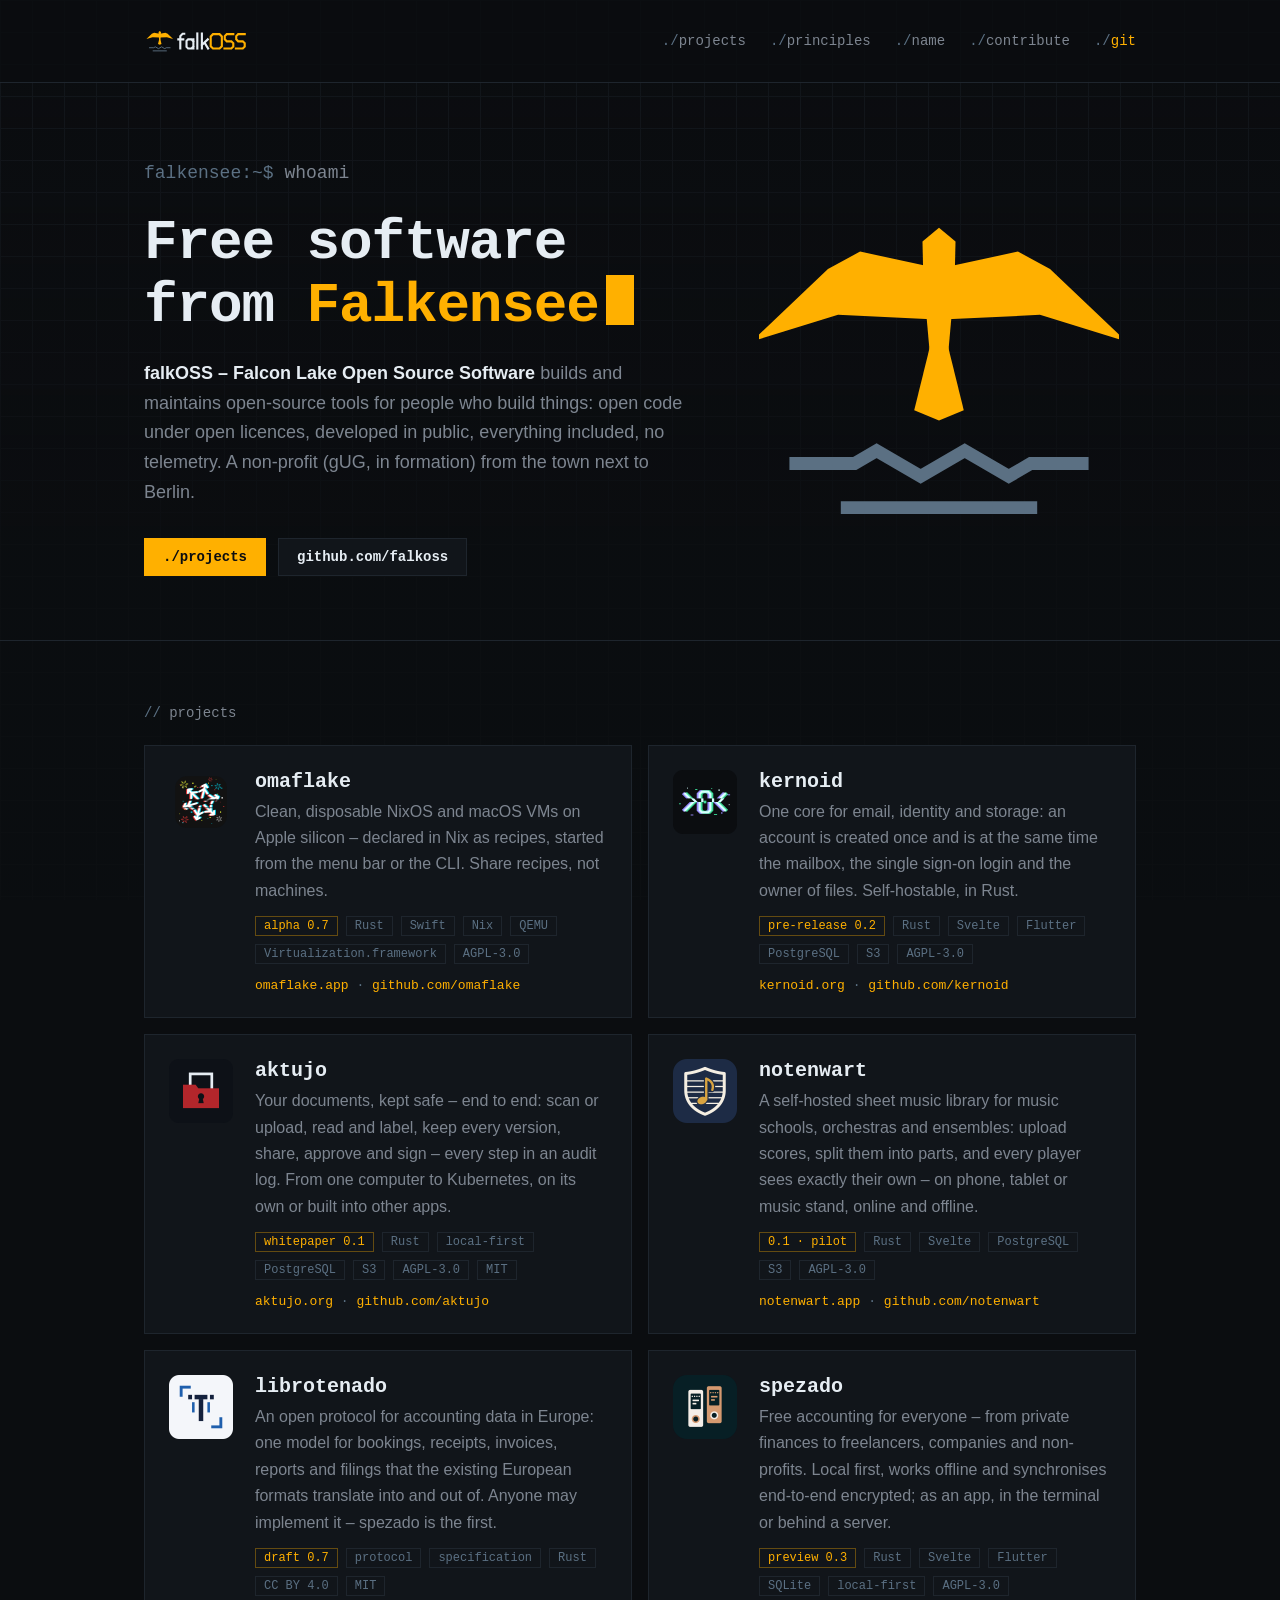
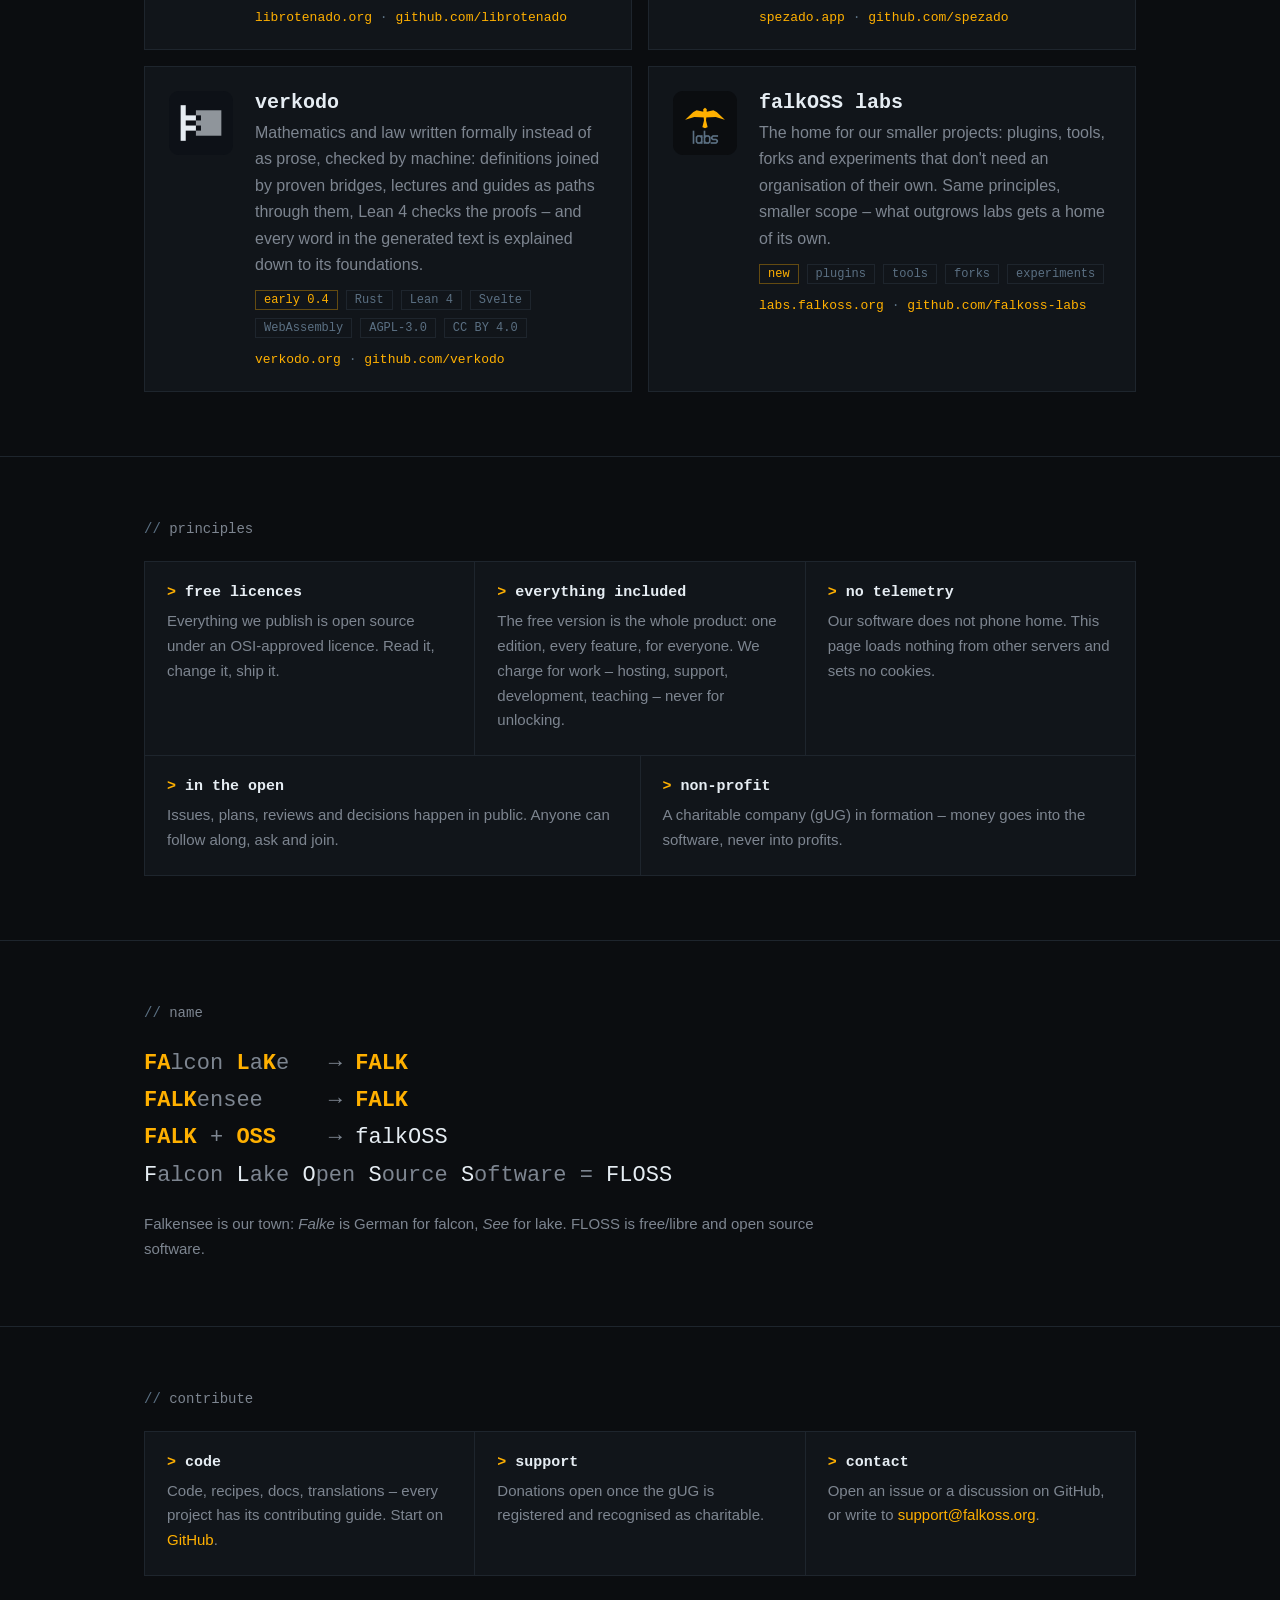
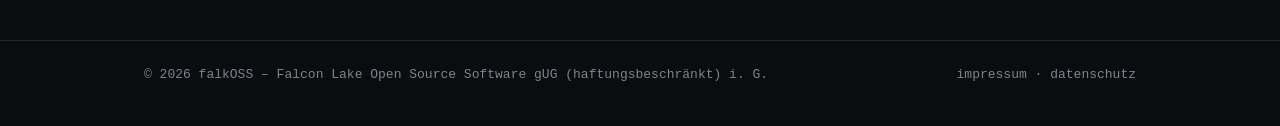
<file: index.html>
<!doctype html>
<html lang="en">
<head>
  <meta charset="utf-8">
  <meta name="viewport" content="width=device-width, initial-scale=1">
  <title>falkOSS – Falcon Lake Open Source Software</title>
  <meta name="description" content="falkOSS – Falcon Lake Open Source Software: a non-profit building free software from Falkensee, next to Berlin.">
  <meta name="theme-color" content="#0B0D10">
  <link rel="canonical" href="https://falkoss.org/">
  <meta property="og:type" content="website">
  <meta property="og:url" content="https://falkoss.org/">
  <meta property="og:site_name" content="falkOSS">
  <meta property="og:title" content="falkOSS – Falcon Lake Open Source Software">
  <meta property="og:description" content="Free software from Falkensee – open code, open licences, no tracking.">
  <meta property="og:image" content="https://falkoss.org/assets/social.png">
  <meta property="og:image:width" content="1280">
  <meta property="og:image:height" content="640">
  <meta name="twitter:card" content="summary_large_image">
  <link rel="icon" href="assets/favicon.ico" sizes="any">
  <link rel="icon" href="assets/favicon.svg" type="image/svg+xml">
  <link rel="apple-touch-icon" href="assets/apple-touch-icon.png">
  <link rel="manifest" href="assets/site.webmanifest">
  <link rel="stylesheet" href="style.css">
</head>
<body>
  <header>
    <div class="wrap">
      <a href="./" aria-label="falkOSS home"><img src="assets/falkoss-lockup-on-dark.svg" alt="falkOSS"></a>
      <nav>
        <a href="#projects">projects</a>
        <a href="#principles">principles</a>
        <a href="#name">name</a>
        <a href="#join">contribute</a>
        <a class="git" href="https://github.com/falkoss">git</a>
      </nav>
    </div>
  </header>

  <main>
    <div class="hero">
      <div class="wrap">
        <div>
          <p class="prompt"><b>falkensee:~$</b> whoami</p>
          <h1>Free software<br>from <span class="amber">Falkensee</span></h1>
          <p><strong>falkOSS – Falcon Lake Open Source Software</strong> builds and maintains open-source tools for
            people who build things: open code under open licences, developed in public, everything included, no telemetry. A non-profit
            (gUG, in formation) from the town next to Berlin.</p>
          <div class="buttons">
            <a class="button primary" href="#projects">./projects</a>
            <a class="button" href="https://github.com/falkoss">github.com/falkoss</a>
          </div>
        </div>
        <img class="mark" src="assets/falkoss-mark.svg" alt="" width="360" height="312">
      </div>
    </div>

    <section id="projects">
      <div class="wrap">
        <h2>projects</h2>
        <div class="projects">
        <div class="project">
          <a href="https://omaflake.app"><img src="assets/projects/omaflake.png" alt="omaflake"></a>
          <div>
            <h3><a href="https://omaflake.app">omaflake</a></h3>
            <p>Clean, disposable NixOS and macOS VMs on Apple silicon – declared in Nix as recipes, started from the
              menu bar or the CLI. Share recipes, not machines.</p>
            <div class="tags"><span class="state">alpha 0.7</span><span>Rust</span><span>Swift</span><span>Nix</span><span>QEMU</span><span>Virtualization.framework</span><span>AGPL-3.0</span></div>
            <p class="links"><a href="https://omaflake.app">omaflake.app</a> · <a href="https://github.com/omaflake">github.com/omaflake</a></p>
          </div>
        </div>
        <div class="project">
          <a href="https://kernoid.org"><img src="assets/projects/kernoid.png" alt="kernoid"></a>
          <div>
            <h3><a href="https://kernoid.org">kernoid</a></h3>
            <p>One core for email, identity and storage: an account is created once and is at the same time the
              mailbox, the single sign-on login and the owner of files. Self-hostable, in Rust.</p>
            <div class="tags"><span class="state">pre-release 0.2</span><span>Rust</span><span>Svelte</span><span>Flutter</span><span>PostgreSQL</span><span>S3</span><span>AGPL-3.0</span></div>
            <p class="links"><a href="https://kernoid.org">kernoid.org</a> · <a href="https://github.com/kernoid">github.com/kernoid</a></p>
          </div>
        </div>
        <div class="project">
          <a href="https://aktujo.org"><img src="assets/projects/aktujo.png" alt="aktujo"></a>
          <div>
            <h3><a href="https://aktujo.org">aktujo</a></h3>
            <p>Your documents, kept safe – end to end: scan or upload, read and label, keep every version, share,
              approve and sign – every step in an audit log. From one computer to Kubernetes, on its own or built into
              other apps.</p>
            <div class="tags"><span class="state">whitepaper 0.1</span><span>Rust</span><span>local-first</span><span>PostgreSQL</span><span>S3</span><span>AGPL-3.0</span><span>MIT</span></div>
            <p class="links"><a href="https://aktujo.org">aktujo.org</a> · <a href="https://github.com/aktujo">github.com/aktujo</a></p>
          </div>
        </div>
        <div class="project">
          <a href="https://notenwart.app"><img src="assets/projects/notenwart.png" alt="notenwart"></a>
          <div>
            <h3><a href="https://notenwart.app">notenwart</a></h3>
            <p>A self-hosted sheet music library for music schools, orchestras and ensembles: upload scores, split them
              into parts, and every player sees exactly their own – on phone, tablet or music stand, online and
              offline.</p>
            <div class="tags"><span class="state">0.1 · pilot</span><span>Rust</span><span>Svelte</span><span>PostgreSQL</span><span>S3</span><span>AGPL-3.0</span></div>
            <p class="links"><a href="https://notenwart.app">notenwart.app</a> · <a href="https://github.com/notenwart">github.com/notenwart</a></p>
          </div>
        </div>
        <div class="project">
          <a href="https://librotenado.org"><img src="assets/projects/librotenado.png" alt="librotenado"></a>
          <div>
            <h3><a href="https://librotenado.org">librotenado</a></h3>
            <p>An open protocol for accounting data in Europe: one model for bookings, receipts, invoices, reports and
              filings that the existing European formats translate into and out of. Anyone may implement it –
              spezado is the first.</p>
            <div class="tags"><span class="state">draft 0.7</span><span>protocol</span><span>specification</span><span>Rust</span><span>CC BY 4.0</span><span>MIT</span></div>
            <p class="links"><a href="https://librotenado.org">librotenado.org</a> · <a href="https://github.com/librotenado">github.com/librotenado</a></p>
          </div>
        </div>
        <div class="project">
          <a href="https://spezado.app"><img src="assets/projects/spezado.png" alt="spezado"></a>
          <div>
            <h3><a href="https://spezado.app">spezado</a></h3>
            <p>Free accounting for everyone – from private finances to freelancers, companies and non-profits. Local
              first, works offline and synchronises end-to-end encrypted; as an app, in the terminal or behind a
              server.</p>
            <div class="tags"><span class="state">preview 0.3</span><span>Rust</span><span>Svelte</span><span>Flutter</span><span>SQLite</span><span>local-first</span><span>AGPL-3.0</span></div>
            <p class="links"><a href="https://spezado.app">spezado.app</a> · <a href="https://github.com/spezado">github.com/spezado</a></p>
          </div>
        </div>
        <div class="project">
          <a href="https://verkodo.org"><img src="assets/projects/verkodo.png" alt="verkodo"></a>
          <div>
            <h3><a href="https://verkodo.org">verkodo</a></h3>
            <p>Mathematics and law written formally instead of as prose, checked by machine: definitions joined by
              proven bridges, lectures and guides as paths through them, Lean 4 checks the proofs – and every word in the
              generated text is explained down to its foundations.</p>
            <div class="tags"><span class="state">early 0.4</span><span>Rust</span><span>Lean 4</span><span>Svelte</span><span>WebAssembly</span><span>AGPL-3.0</span><span>CC BY 4.0</span></div>
            <p class="links"><a href="https://verkodo.org">verkodo.org</a> · <a href="https://github.com/verkodo">github.com/verkodo</a></p>
          </div>
        </div>
        <div class="project labs">
          <a href="https://labs.falkoss.org"><img src="assets/projects/falkoss-labs.png" alt="falkOSS labs"></a>
          <div>
            <h3><a href="https://labs.falkoss.org">falkOSS labs</a></h3>
            <p>The home for our smaller projects: plugins, tools, forks and experiments that don't need an organisation
              of their own. Same principles, smaller scope – what outgrows labs gets a home of its own.</p>
            <div class="tags"><span class="state">new</span><span>plugins</span><span>tools</span><span>forks</span><span>experiments</span></div>
            <p class="links"><a href="https://labs.falkoss.org">labs.falkoss.org</a> · <a href="https://github.com/falkoss-labs">github.com/falkoss-labs</a></p>
          </div>
        </div>
        </div>
      </div>
    </section>

    <section id="principles">
      <div class="wrap">
        <h2>principles</h2>
        <div class="grid">
          <div class="cell"><h3>free licences</h3><p>Everything we publish is open source under an OSI-approved licence. Read it, change it, ship it.</p></div>
          <div class="cell"><h3>everything included</h3><p>The free version is the whole product: one edition, every feature, for everyone. We charge for work – hosting, support, development, teaching – never for unlocking.</p></div>
          <div class="cell"><h3>no telemetry</h3><p>Our software does not phone home. This page loads nothing from other servers and sets no cookies.</p></div>
          <div class="cell"><h3>in the open</h3><p>Issues, plans, reviews and decisions happen in public. Anyone can follow along, ask and join.</p></div>
          <div class="cell"><h3>non-profit</h3><p>A charitable company (gUG) in formation – money goes into the software, never into profits.</p></div>
        </div>
      </div>
    </section>

    <section id="name">
      <div class="wrap">
        <h2>name</h2>
<pre class="story"><b>FA</b>lcon <b>L</b>a<b>K</b>e   → <b>FALK</b>
<b>FALK</b>ensee     → <b>FALK</b>
<b>FALK</b> + <b>OSS</b>    → <i>falkOSS</i>
<i>F</i>alcon <i>L</i>ake <i>O</i>pen <i>S</i>ource <i>S</i>oftware = <i>FLOSS</i></pre>
        <p class="small">Falkensee is our town: <em>Falke</em> is German for falcon, <em>See</em> for lake. FLOSS is free/libre and open source software.</p>
      </div>
    </section>

    <section id="join">
      <div class="wrap">
        <h2>contribute</h2>
        <div class="grid">
          <div class="cell"><h3>code</h3><p>Code, recipes, docs, translations – every project has its contributing guide. Start on <a href="https://github.com/falkoss">GitHub</a>.</p></div>
          <div class="cell"><h3>support</h3><p>Donations open once the gUG is registered and recognised as charitable.</p></div>
          <div class="cell"><h3>contact</h3><p>Open an issue or a discussion on GitHub, or write to <a href="mailto:support@falkoss.org">support@falkoss.org</a>.</p></div>
        </div>
      </div>
    </section>
  </main>

  <footer>
    <div class="wrap">
      <span>© 2026 falkOSS – Falcon Lake Open Source Software gUG (haftungsbeschränkt) i. G.</span>
      <span><a href="impressum.html">impressum</a> · <a href="datenschutz.html">datenschutz</a></span>
    </div>
  </footer>
</body>
</html>
</file>
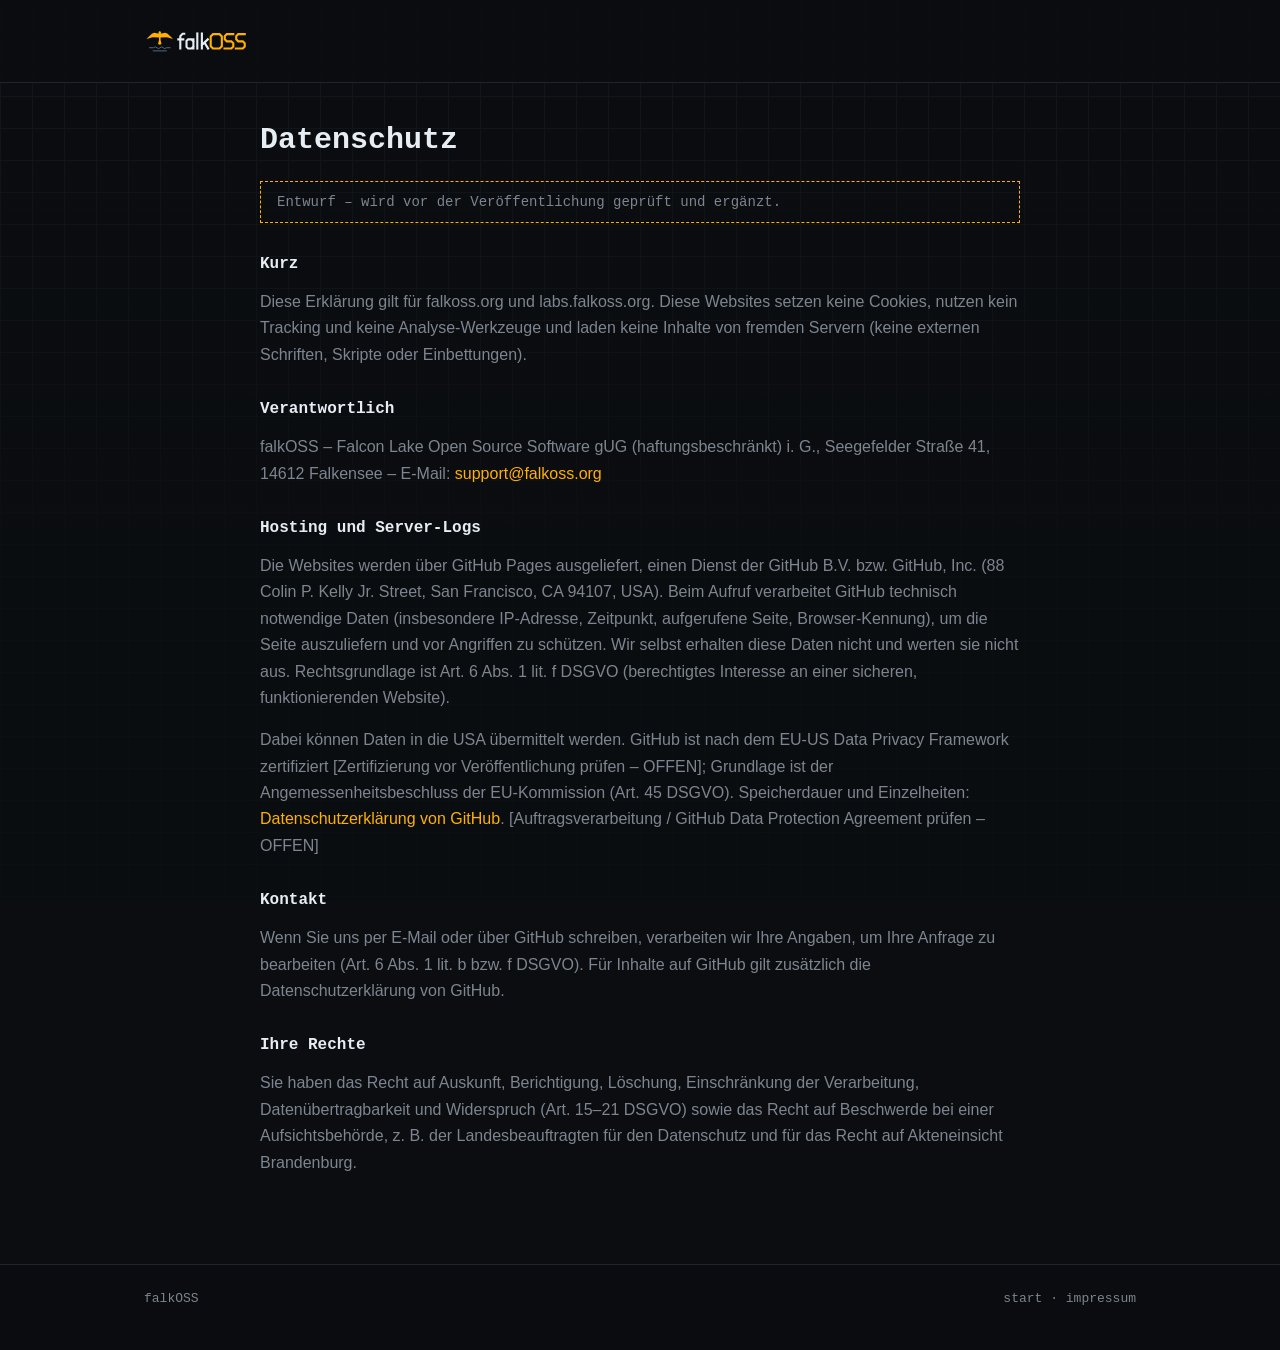
<file: datenschutz.html>
<!doctype html>
<html lang="de">
<head>
  <meta charset="utf-8">
  <meta name="viewport" content="width=device-width, initial-scale=1">
  <title>Datenschutz – falkOSS</title>
  <meta name="robots" content="noindex">
  <link rel="icon" href="assets/favicon.ico" sizes="any">
  <link rel="icon" href="assets/favicon.svg" type="image/svg+xml">
  <link rel="stylesheet" href="style.css">
</head>
<body>
  <header>
    <div class="wrap"><a href="./" aria-label="falkOSS"><img src="assets/falkoss-lockup-on-dark.svg" alt="falkOSS"></a></div>
  </header>
  <main class="wrap legal">
    <h1>Datenschutz</h1>
    <!-- ENTWURF: vor der Veröffentlichung prüfen lassen; Hosting-Angaben an den tatsächlichen Anbieter anpassen. -->
    <p class="draft">Entwurf – wird vor der Veröffentlichung geprüft und ergänzt.</p>

    <h2>Kurz</h2>
    <p>Diese Erklärung gilt für falkoss.org und labs.falkoss.org. Diese Websites setzen keine Cookies, nutzen kein Tracking und keine Analyse-Werkzeuge und laden keine Inhalte von
      fremden Servern (keine externen Schriften, Skripte oder Einbettungen).</p>

    <h2>Verantwortlich</h2>
    <p>falkOSS – Falcon Lake Open Source Software gUG (haftungsbeschränkt) i. G., Seegefelder Straße 41, 14612 Falkensee – E-Mail: <a href="mailto:support@falkoss.org">support@falkoss.org</a></p>

    <h2>Hosting und Server-Logs</h2>
    <p>Die Websites werden über GitHub Pages ausgeliefert, einen Dienst der GitHub B.V. bzw. GitHub, Inc.
      (88 Colin P. Kelly Jr. Street, San Francisco, CA 94107, USA). Beim Aufruf verarbeitet GitHub technisch notwendige
      Daten (insbesondere IP-Adresse, Zeitpunkt, aufgerufene Seite, Browser-Kennung), um die Seite auszuliefern und vor
      Angriffen zu schützen. Wir selbst erhalten diese Daten nicht und werten sie nicht aus. Rechtsgrundlage ist
      Art. 6 Abs. 1 lit. f DSGVO (berechtigtes Interesse an einer sicheren, funktionierenden Website).</p>
    <p>Dabei können Daten in die USA übermittelt werden. GitHub ist nach dem EU-US Data Privacy Framework zertifiziert
      [Zertifizierung vor Veröffentlichung prüfen – OFFEN]; Grundlage ist der Angemessenheitsbeschluss der
      EU-Kommission (Art. 45 DSGVO). Speicherdauer und Einzelheiten:
      <a href="https://docs.github.com/en/site-policy/privacy-policies/github-general-privacy-statement">Datenschutzerklärung von GitHub</a>.
      [Auftragsverarbeitung / GitHub Data Protection Agreement prüfen – OFFEN]</p>

    <h2>Kontakt</h2>
    <p>Wenn Sie uns per E-Mail oder über GitHub schreiben, verarbeiten wir Ihre Angaben, um Ihre Anfrage zu bearbeiten
      (Art. 6 Abs. 1 lit. b bzw. f DSGVO). Für Inhalte auf GitHub gilt zusätzlich die Datenschutzerklärung von GitHub.</p>

    <h2>Ihre Rechte</h2>
    <p>Sie haben das Recht auf Auskunft, Berichtigung, Löschung, Einschränkung der Verarbeitung, Datenübertragbarkeit
      und Widerspruch (Art. 15–21 DSGVO) sowie das Recht auf Beschwerde bei einer Aufsichtsbehörde, z. B. der
      Landesbeauftragten für den Datenschutz und für das Recht auf Akteneinsicht Brandenburg.</p>
  </main>
  <footer>
    <div class="wrap"><span>falkOSS</span><span><a href="./">start</a> · <a href="impressum.html">impressum</a></span></div>
  </footer>
</body>
</html>
</file>
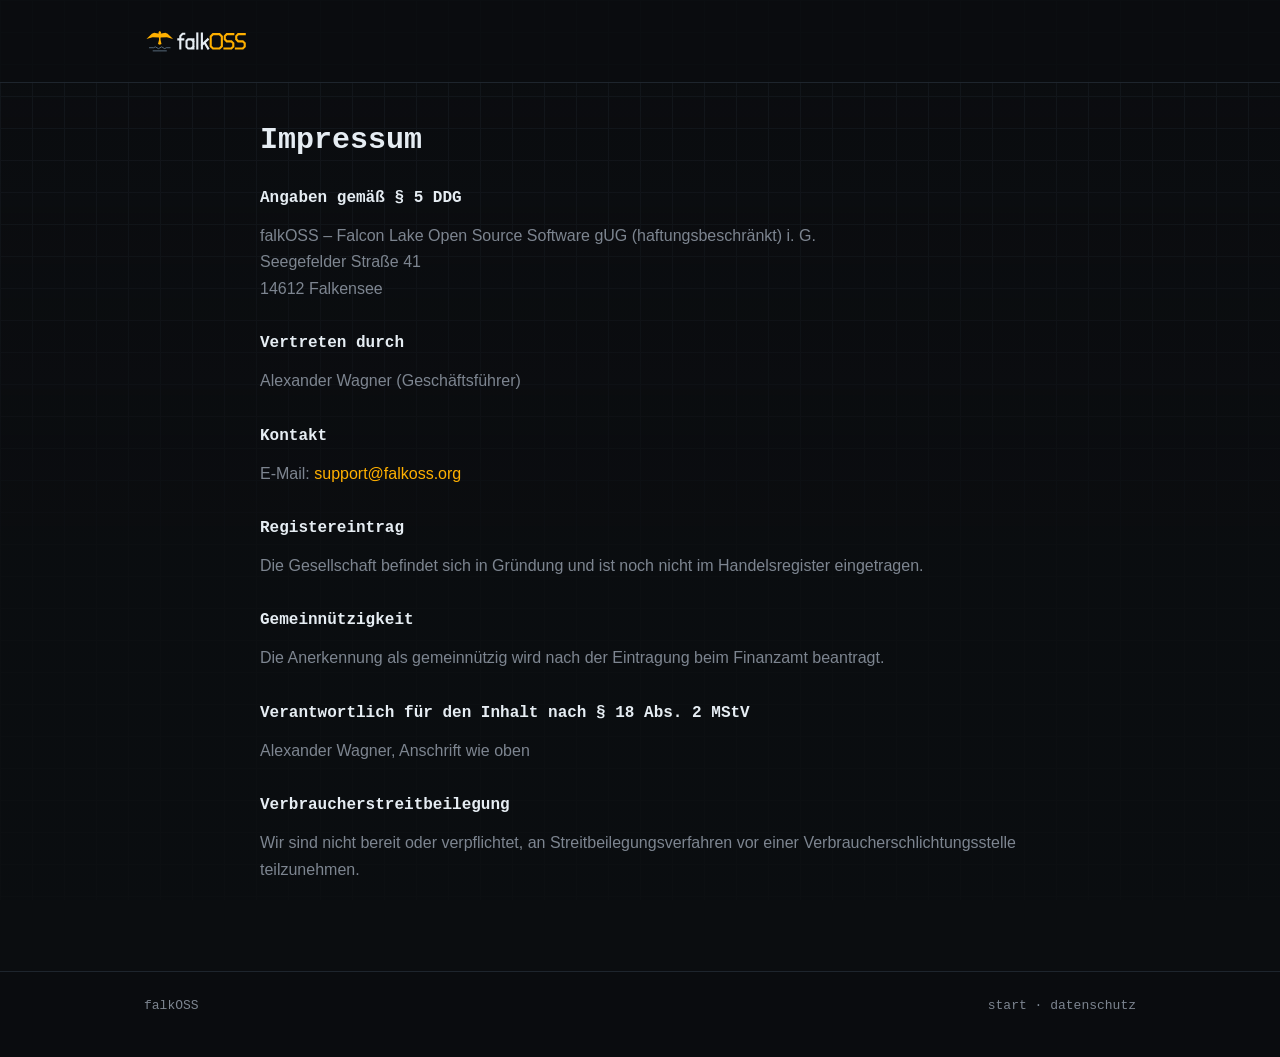
<file: impressum.html>
<!doctype html>
<html lang="de">
<head>
  <meta charset="utf-8">
  <meta name="viewport" content="width=device-width, initial-scale=1">
  <title>Impressum – falkOSS</title>
  <meta name="robots" content="noindex">
  <link rel="icon" href="assets/favicon.ico" sizes="any">
  <link rel="icon" href="assets/favicon.svg" type="image/svg+xml">
  <link rel="stylesheet" href="style.css">
</head>
<body>
  <header>
    <div class="wrap"><a href="./" aria-label="falkOSS"><img src="assets/falkoss-lockup-on-dark.svg" alt="falkOSS"></a></div>
  </header>
  <main class="wrap legal">
    <h1>Impressum</h1>
    <h2>Angaben gemäß § 5 DDG</h2>
    <p>falkOSS – Falcon Lake Open Source Software gUG (haftungsbeschränkt) i. G.<br>
      Seegefelder Straße 41<br>
      14612 Falkensee</p>

    <h2>Vertreten durch</h2>
    <p>Alexander Wagner (Geschäftsführer)</p>

    <h2>Kontakt</h2>
    <p>E-Mail: <a href="mailto:support@falkoss.org">support@falkoss.org</a></p>

    <h2>Registereintrag</h2>
    <p>Die Gesellschaft befindet sich in Gründung und ist noch nicht im Handelsregister eingetragen.</p>

    <h2>Gemeinnützigkeit</h2>
    <p>Die Anerkennung als gemeinnützig wird nach der Eintragung beim Finanzamt beantragt.</p>

    <h2>Verantwortlich für den Inhalt nach § 18 Abs. 2 MStV</h2>
    <p>Alexander Wagner, Anschrift wie oben</p>

    <h2>Verbraucherstreitbeilegung</h2>
    <p>Wir sind nicht bereit oder verpflichtet, an Streitbeilegungsverfahren vor einer Verbraucherschlichtungsstelle
      teilzunehmen.</p>
  </main>
  <footer>
    <div class="wrap"><span>falkOSS</span><span><a href="./">start</a> · <a href="datenschutz.html">datenschutz</a></span></div>
  </footer>
</body>
</html>
</file>
<file: style.css>
/* SPDX-License-Identifier: AGPL-3.0-or-later */
/* falkOSS – one page. Terminal look: near-black, one amber accent, straight edges, monospace.
   Colours from brand/README.md; system fonts only, nothing loaded from elsewhere. */
:root {
  --night: #0B0D10;
  --panel: #11151A;
  --amber: #FFB000;
  --steel: #5B7083;
  --mist: #E6EDF3;
  --reed: #7D8590;
  --line: #1E252D;
  --mono: ui-monospace, "SF Mono", SFMono-Regular, Menlo, Consolas, "Liberation Mono", monospace;
  --sans: -apple-system, BlinkMacSystemFont, "Segoe UI", Roboto, "Helvetica Neue", Arial, sans-serif;
}

* { box-sizing: border-box; }
html { scroll-behavior: smooth; }
body {
  margin: 0;
  color: var(--mist);
  font: 16px/1.65 var(--sans);
  -webkit-font-smoothing: antialiased;
  /* a faint 32 px grid, like graph paper under a terminal */
  background:
    linear-gradient(var(--line) 1px, transparent 1px) 0 0 / 32px 32px,
    linear-gradient(90deg, var(--line) 1px, transparent 1px) 0 0 / 32px 32px,
    var(--night);
  background-attachment: fixed;
}
body::before {
  /* fade the grid out below the fold so text stays calm */
  content: ""; position: fixed; inset: 0; pointer-events: none;
  background: linear-gradient(to bottom, rgba(11, 13, 16, 0.55), rgba(11, 13, 16, 0.92) 60%);
}
main, header, footer { position: relative; }
a { color: var(--amber); text-decoration: none; }
a:hover { text-decoration: underline; text-underline-offset: 3px; }
::selection { background: var(--amber); color: var(--night); }
.wrap { max-width: 1040px; margin: 0 auto; padding: 0 24px; }
.mono { font-family: var(--mono); }
.dim { color: var(--reed); }
.amber { color: var(--amber); }

/* header */
header { padding: 24px 0; border-bottom: 1px solid var(--line); background: rgba(11, 13, 16, 0.85); }
header .wrap { display: flex; align-items: center; justify-content: space-between; gap: 24px; }
header img { height: 34px; display: block; }
nav { display: flex; gap: 24px; font: 14px var(--mono); }
nav a { color: var(--reed); }
nav a::before { content: "./"; color: var(--steel); }
nav a:hover { color: var(--mist); text-decoration: none; }
nav a.git { color: var(--amber); }

/* hero */
.hero { padding: 80px 0 64px; }
.hero .wrap { display: grid; grid-template-columns: 1.4fr 1fr; gap: 48px; align-items: center; }
.prompt { font: 15px var(--mono); color: var(--reed); margin: 0 0 18px; }
.prompt b { color: var(--steel); font-weight: 400; }
.hero h1 { font: 700 clamp(34px, 5.4vw, 56px)/1.1 var(--mono); margin: 0 0 22px; letter-spacing: -0.02em; }
.hero h1 .amber::after {
  content: ""; display: inline-block; width: 0.5em; height: 0.9em; margin-left: 0.12em; vertical-align: -0.08em;
  background: var(--amber); animation: blink 1.1s steps(1) infinite;
}
@keyframes blink { 50% { opacity: 0; } }
@media (prefers-reduced-motion: reduce) { .hero h1 .amber::after { animation: none; } }
.hero p { color: var(--reed); font-size: 18px; margin: 0 0 30px; max-width: 36em; }
.hero p strong { color: var(--mist); font-weight: 600; }
.hero .mark { width: 100%; max-width: 360px; justify-self: center; }
.buttons { display: flex; flex-wrap: wrap; gap: 12px; }
.button { display: inline-block; padding: 10px 18px; border: 1px solid var(--line); font: 600 14px var(--mono); color: var(--mist); background: var(--panel); }
.button.primary { background: var(--amber); border-color: var(--amber); color: var(--night); }
.button:hover { text-decoration: none; border-color: var(--amber); }

/* sections */
section { padding: 64px 0; border-top: 1px solid var(--line); }
section h2 { font: 400 14px var(--mono); color: var(--reed); margin: 0 0 24px; }
section h2::before { content: "// "; color: var(--steel); }
/* flex, not grid: the last row stretches, so no empty slot shows the line colour */
.grid { display: flex; flex-wrap: wrap; gap: 1px; background: var(--line); border: 1px solid var(--line); }
.cell { flex: 1 1 280px; background: var(--panel); padding: 22px; }
.cell h3 { margin: 0 0 8px; font: 600 15px var(--mono); color: var(--mist); }
.cell h3::before { content: "> "; color: var(--amber); }
.cell p { margin: 0; color: var(--reed); font-size: 15px; }

.project { display: grid; grid-template-columns: 64px 1fr; gap: 22px; align-items: start; background: var(--panel); border: 1px solid var(--line); padding: 24px; }
.project img { width: 64px; height: 64px; display: block; }
.project h3 { margin: 0 0 6px; font: 700 20px var(--mono); }
/* two columns from six projects on; one again on narrow screens */
.projects { display: grid; grid-template-columns: 1fr 1fr; gap: 16px; }
/* falkOSS labs always comes last; with an odd number of cards it spans both columns */
.projects > .project.labs:nth-child(odd) { grid-column: 1 / -1; }
.project h3 a { color: var(--mist); }
.project h3 a:hover { color: var(--amber); text-decoration: none; }
.project .links { margin: 14px 0 0; font: 13px var(--mono); color: var(--steel); }
.project p { margin: 0 0 12px; color: var(--reed); }
.tags { display: flex; flex-wrap: wrap; gap: 8px; font: 12px var(--mono); }
.tags span { border: 1px solid var(--line); padding: 2px 8px; color: var(--steel); }
.tags .state { color: var(--amber); border-color: rgba(255, 176, 0, 0.35); }

/* the name */
pre.story { font: clamp(15px, 2.4vw, 22px)/1.7 var(--mono); margin: 0 0 18px; color: var(--reed); white-space: pre-wrap; }
pre.story b { color: var(--amber); font-weight: 700; }
pre.story i { color: var(--mist); font-style: normal; }
.small { color: var(--reed); font-size: 15px; margin: 0; max-width: 46em; }

/* footer */
footer { border-top: 1px solid var(--line); padding: 26px 0 44px; color: var(--reed); font: 13px var(--mono); background: rgba(11, 13, 16, 0.9); }
footer .wrap { display: flex; flex-wrap: wrap; justify-content: space-between; gap: 12px; }
footer a { color: var(--reed); }
footer a:hover { color: var(--mist); }

/* legal pages */
.legal { padding: 40px 0 72px; max-width: 760px; }
.legal h1 { font: 700 30px var(--mono); margin: 0 0 24px; }
.legal h2 { font: 600 16px var(--mono); margin: 32px 0 8px; color: var(--mist); }
.legal h2::before { content: ""; }
.legal p, .legal li { color: var(--reed); }
.draft { border: 1px dashed var(--amber); padding: 12px 16px; color: var(--amber); font: 14px var(--mono); }

@media (max-width: 900px) { .projects { grid-template-columns: 1fr; } }

@media (max-width: 760px) {
  .hero { padding-top: 48px; }
  .hero .wrap { grid-template-columns: 1fr; }
  .hero .mark { max-width: 200px; order: -1; justify-self: start; }
  nav a:not(.git) { display: none; }
  .project { grid-template-columns: 1fr; }
}
</file>
